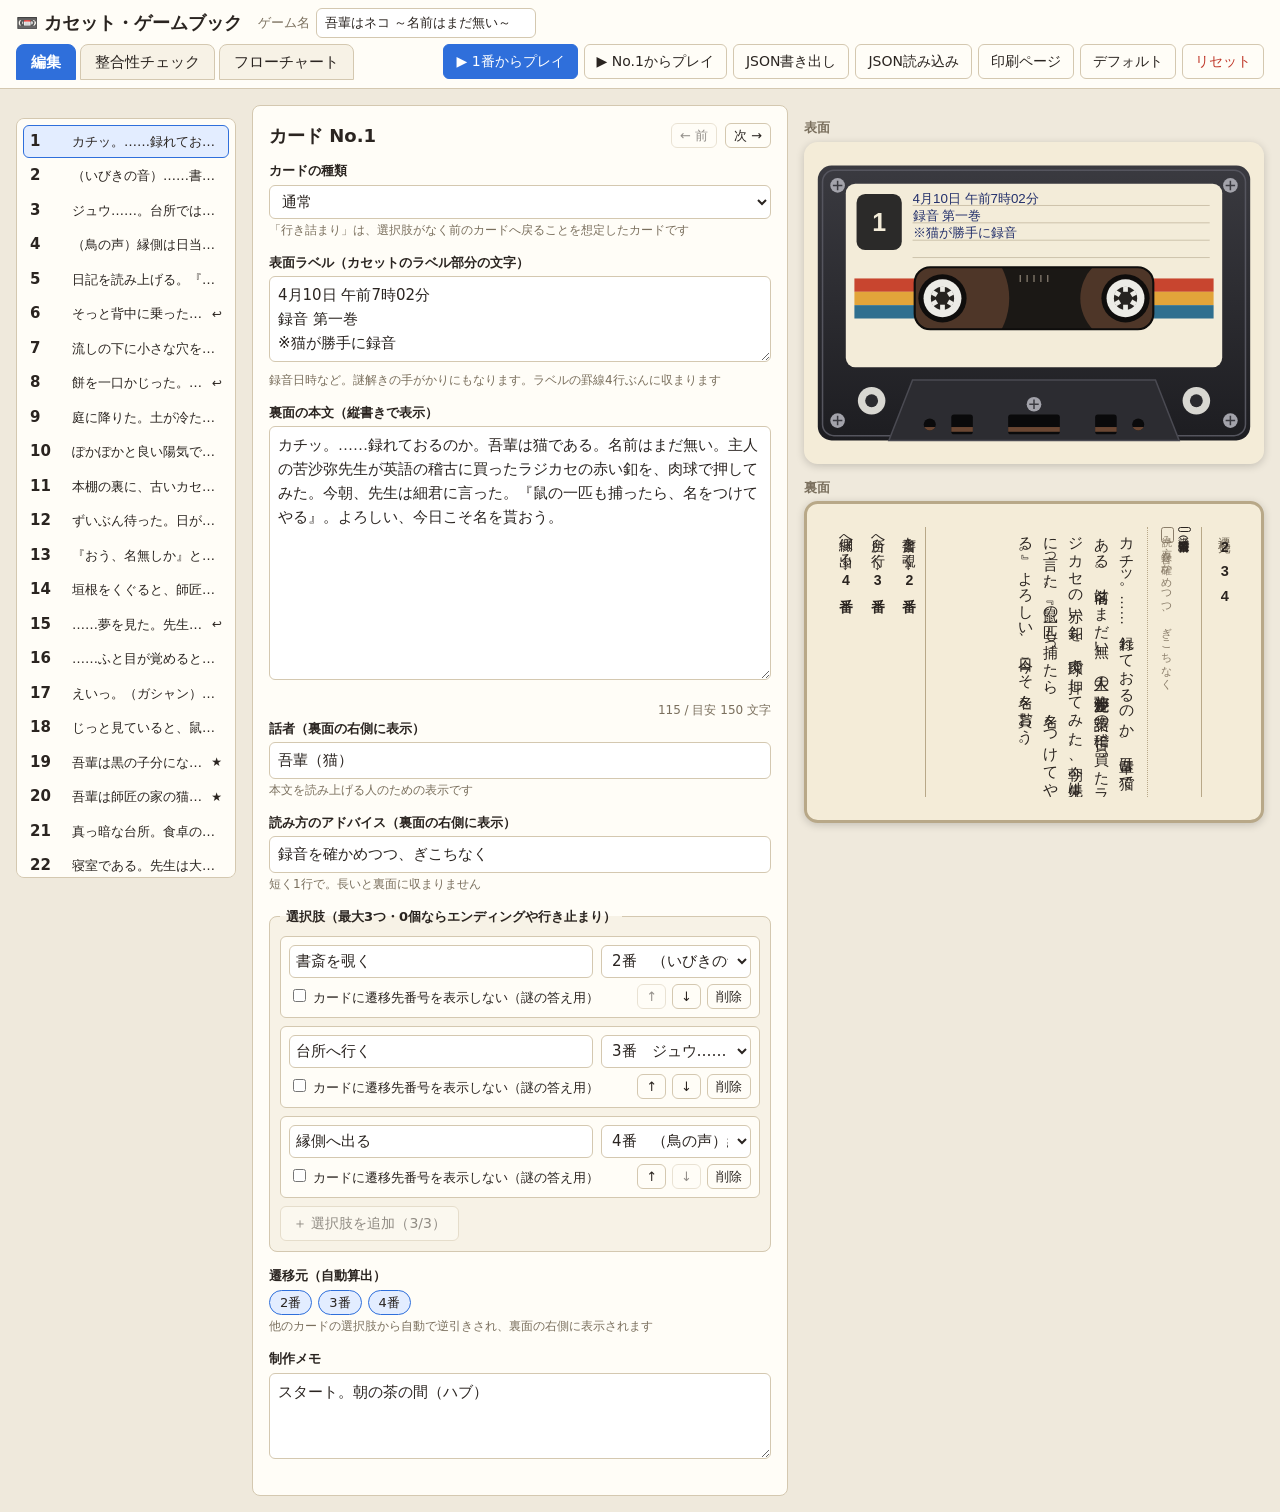
<file: index.html>
<!doctype html>
<html lang="ja">
<head>
  <meta charset="utf-8">
  <meta name="viewport" content="width=device-width, initial-scale=1">
  <title>カセット・ゲームブック デザイナー</title>
  <link rel="stylesheet" href="css/card.css">
  <link rel="stylesheet" href="css/style.css">
</head>
<body>
  <header class="app-header">
    <div class="app-header__row">
      <h1 class="app-title">📼 カセット・ゲームブック</h1>
      <label class="title-field">ゲーム名
        <input type="text" id="game-title" maxlength="60">
      </label>
      <span id="save-status" class="save-status" role="status" aria-live="polite"></span>
    </div>
    <div class="app-header__row">
      <nav class="tabs" aria-label="画面切り替え">
        <button type="button" class="tab" data-tab="edit">編集</button>
        <button type="button" class="tab" data-tab="validate">整合性チェック <span id="issue-badge" class="badge" hidden></span></button>
        <button type="button" class="tab" data-tab="flow">フローチャート</button>
      </nav>
      <div class="actions">
        <button type="button" id="btn-play" class="btn btn-primary">▶ 1番からプレイ</button>
        <button type="button" id="btn-play-here" class="btn">表示中のカードからプレイ</button>
        <button type="button" id="btn-resume" class="btn" hidden>続きからプレイ</button>
        <button type="button" id="btn-export" class="btn">JSON書き出し</button>
        <button type="button" id="btn-import" class="btn">JSON読み込み</button>
        <a class="btn" href="print.html" target="_blank" rel="noopener">印刷ページ</a>
        <button type="button" id="btn-default" class="btn">デフォルト</button>
        <button type="button" id="btn-clear" class="btn btn-danger">リセット</button>
      </div>
    </div>
    <p id="app-message" class="app-message" role="alert" hidden></p>
  </header>

  <main class="app-main">
    <section id="panel-edit" class="panel panel-edit" data-panel="edit">
      <aside class="card-list" id="card-list" aria-label="カード一覧"></aside>
      <div class="editor-form" id="editor-form"></div>
      <div class="live-preview" id="live-preview" aria-label="カードのプレビュー"></div>
    </section>

    <section id="panel-validate" class="panel" data-panel="validate" hidden>
      <div id="validate-view" class="validate-view"></div>
    </section>

    <section id="panel-flow" class="panel" data-panel="flow" hidden>
      <div class="flow-toolbar">
        <p class="flow-help">1番からの手数ごとに列を分けています。前の列へ戻る遷移は矢印を省き、ノード右上に「↩番号」で示します（ノードにマウスを乗せると表示）。破線は「番号を伏せる」選択肢です。クリックで編集へ。</p>
        <label class="flow-option"><input type="checkbox" id="flow-show-back"> 戻る矢印もすべて表示</label>
      </div>
      <div id="flow-view" class="flow-view"></div>
    </section>
  </main>

  <!-- プレイテスト（スライドショー） -->
  <div id="play-overlay" class="play-overlay" hidden role="dialog" aria-modal="true" aria-label="プレイテスト">
    <div class="play-bar">
      <strong id="play-position" class="play-position"></strong>
      <button type="button" id="play-back" class="btn">← 戻る</button>
      <button type="button" id="play-flip" class="btn btn-primary">裏返す</button>
      <label class="play-jump">番号へ移動
        <input type="number" id="play-jump-input" inputmode="numeric">
      </label>
      <button type="button" id="play-jump" class="btn">移動</button>
      <button type="button" id="play-restart" class="btn">最初から</button>
      <button type="button" id="play-fullscreen" class="btn">全画面</button>
      <button type="button" id="play-exit" class="btn">終了 (Esc)</button>
    </div>
    <p id="play-message" class="play-message" role="status"></p>
    <div id="play-stage" class="play-stage"></div>
    <form id="play-answer" class="play-answer" hidden>
      <label id="play-answer-label">遷移先の番号を入力してください
        <input type="number" id="play-answer-input" inputmode="numeric">
      </label>
      <button type="submit" class="btn btn-primary">決定</button>
      <button type="button" id="play-answer-cancel" class="btn">キャンセル</button>
      <span id="play-answer-hint" class="play-answer-hint"></span>
    </form>
    <p id="play-history" class="play-history"></p>
  </div>

  <input type="file" id="import-file" accept="application/json,.json" hidden>
  <script type="module" src="js/main.js"></script>
</body>
</html>
</file>
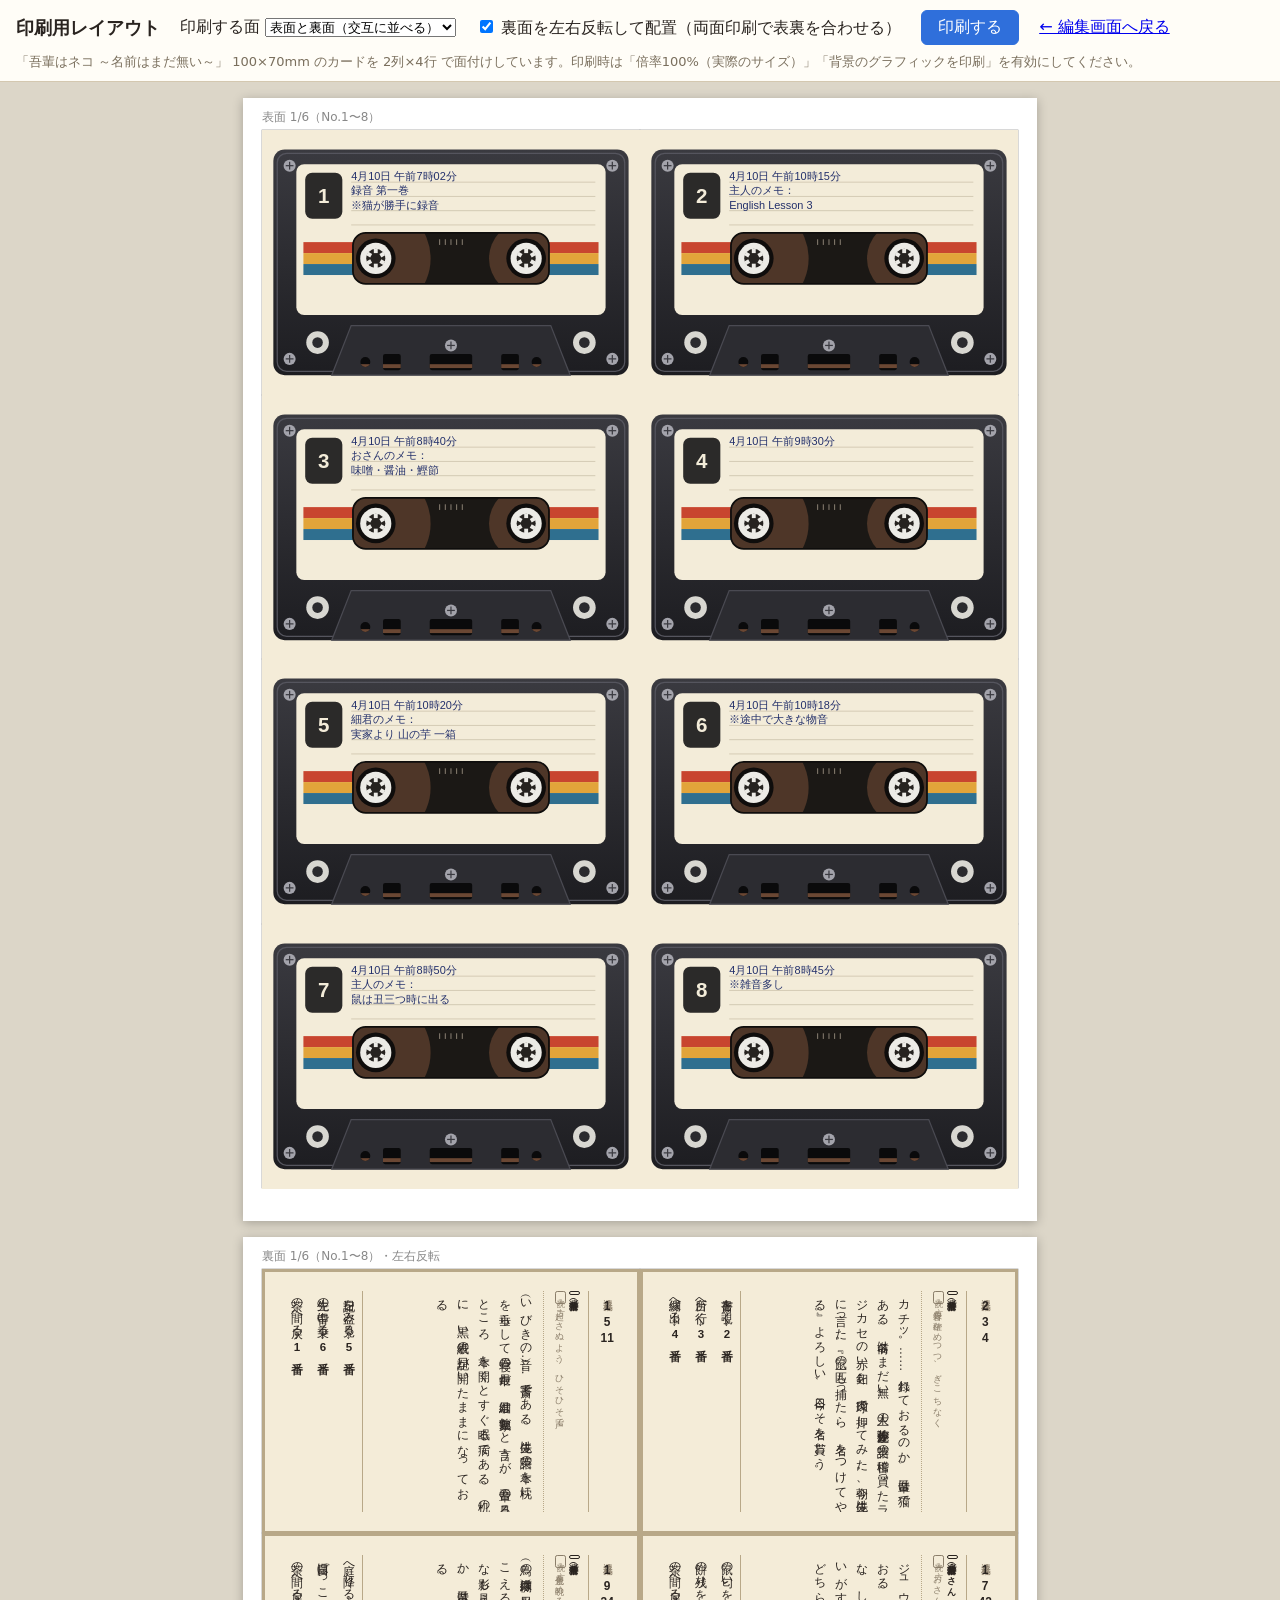
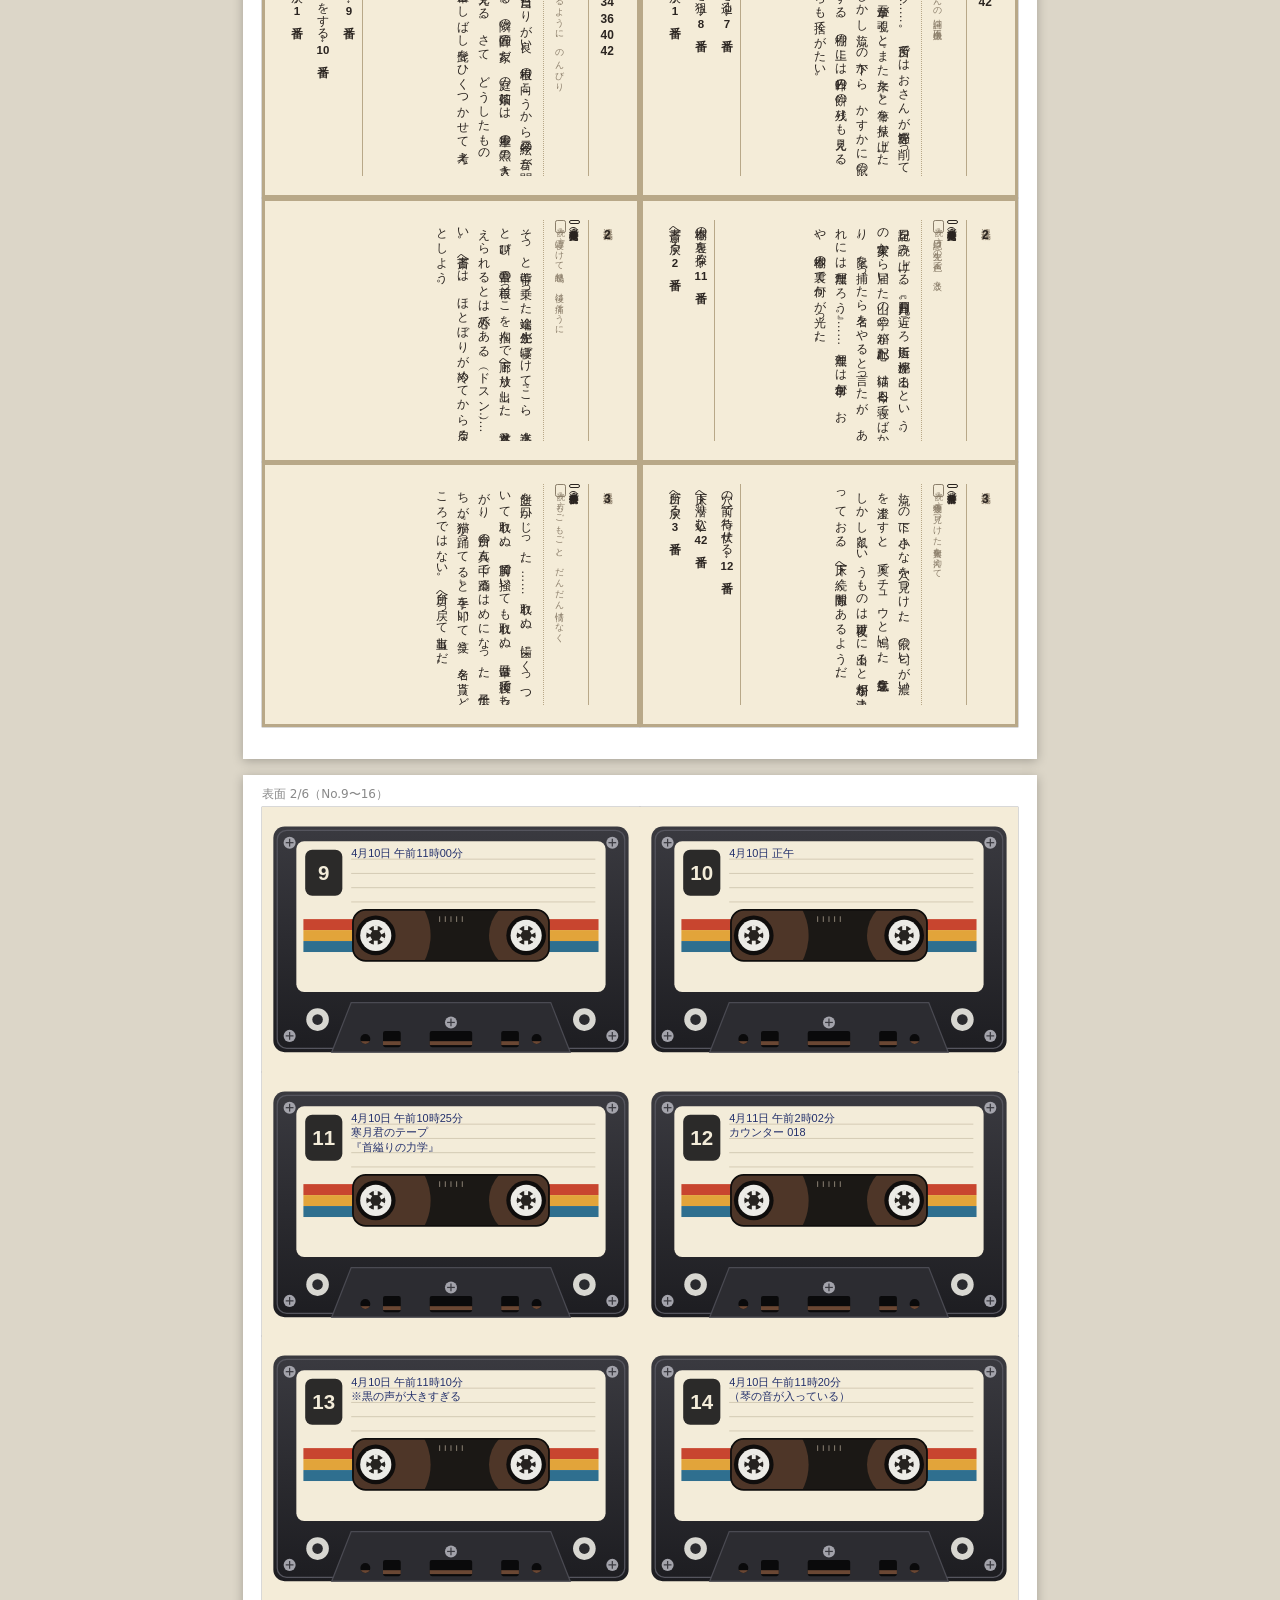
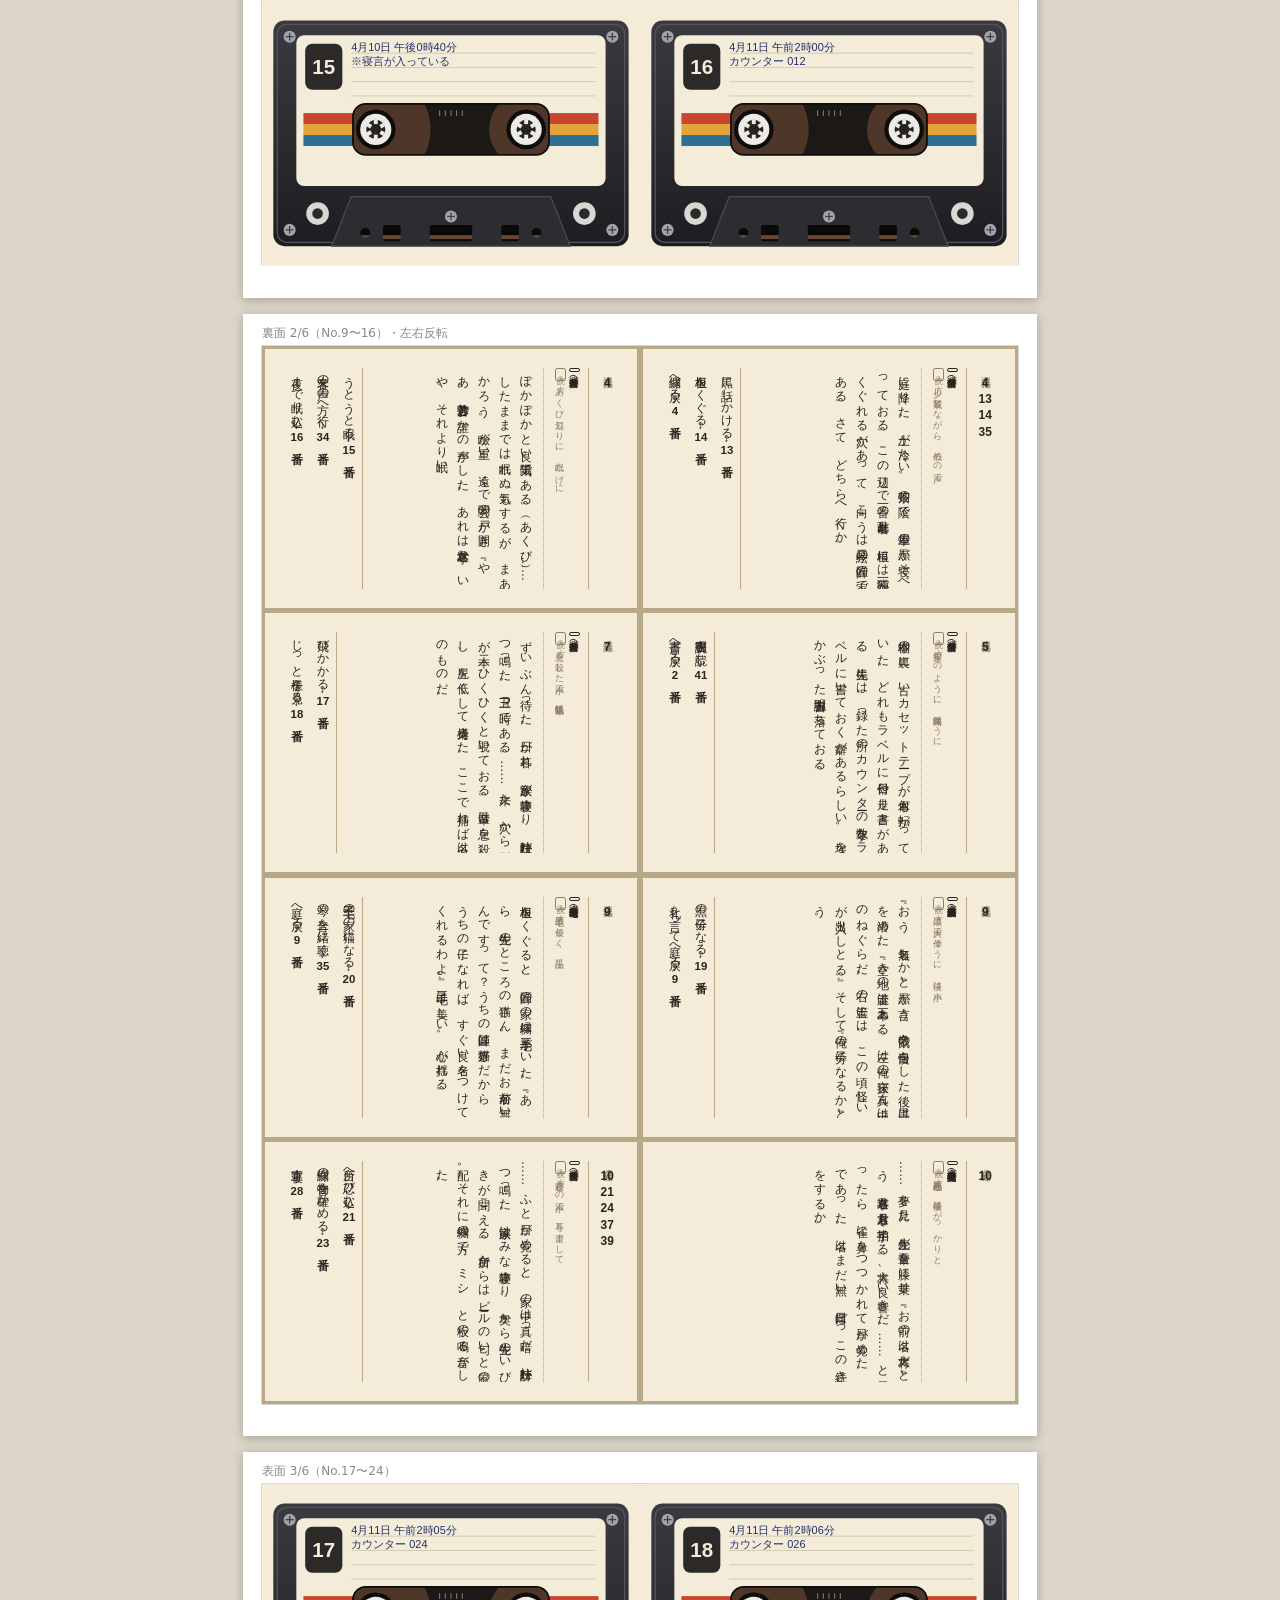
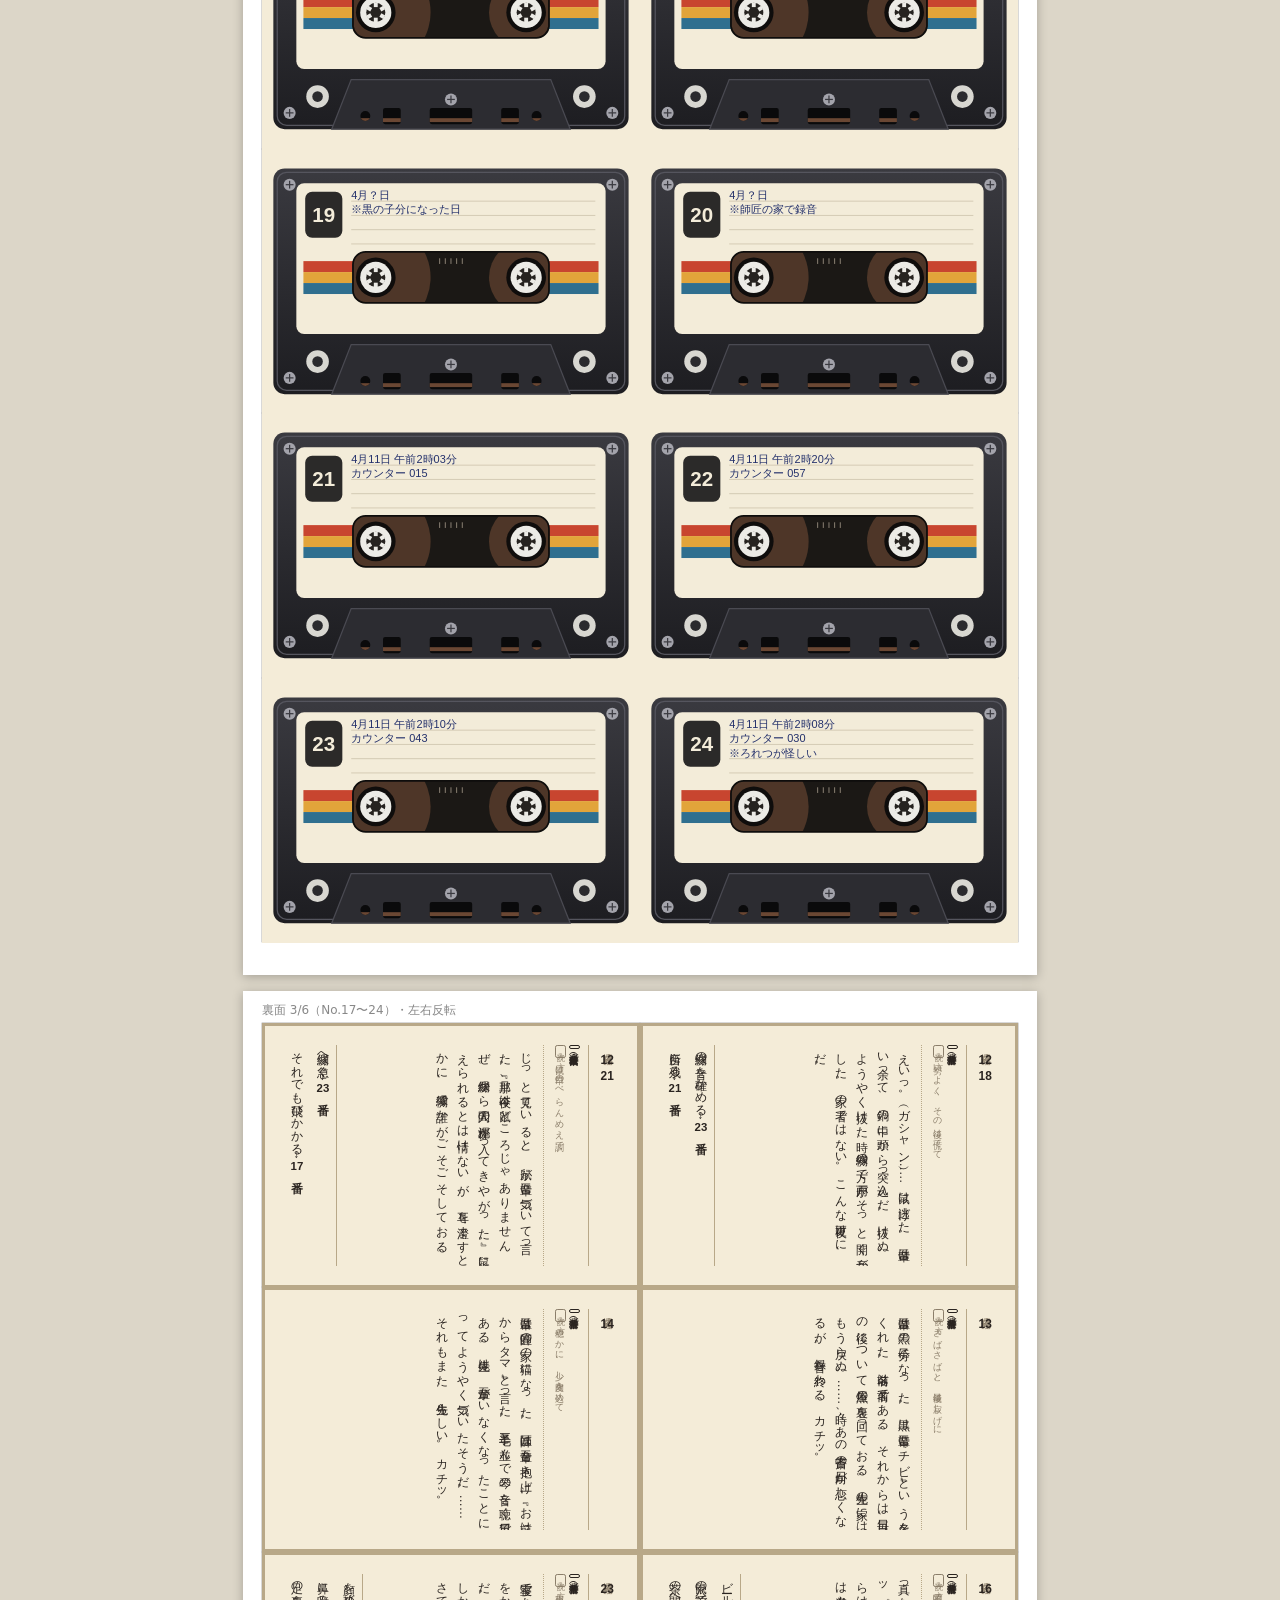
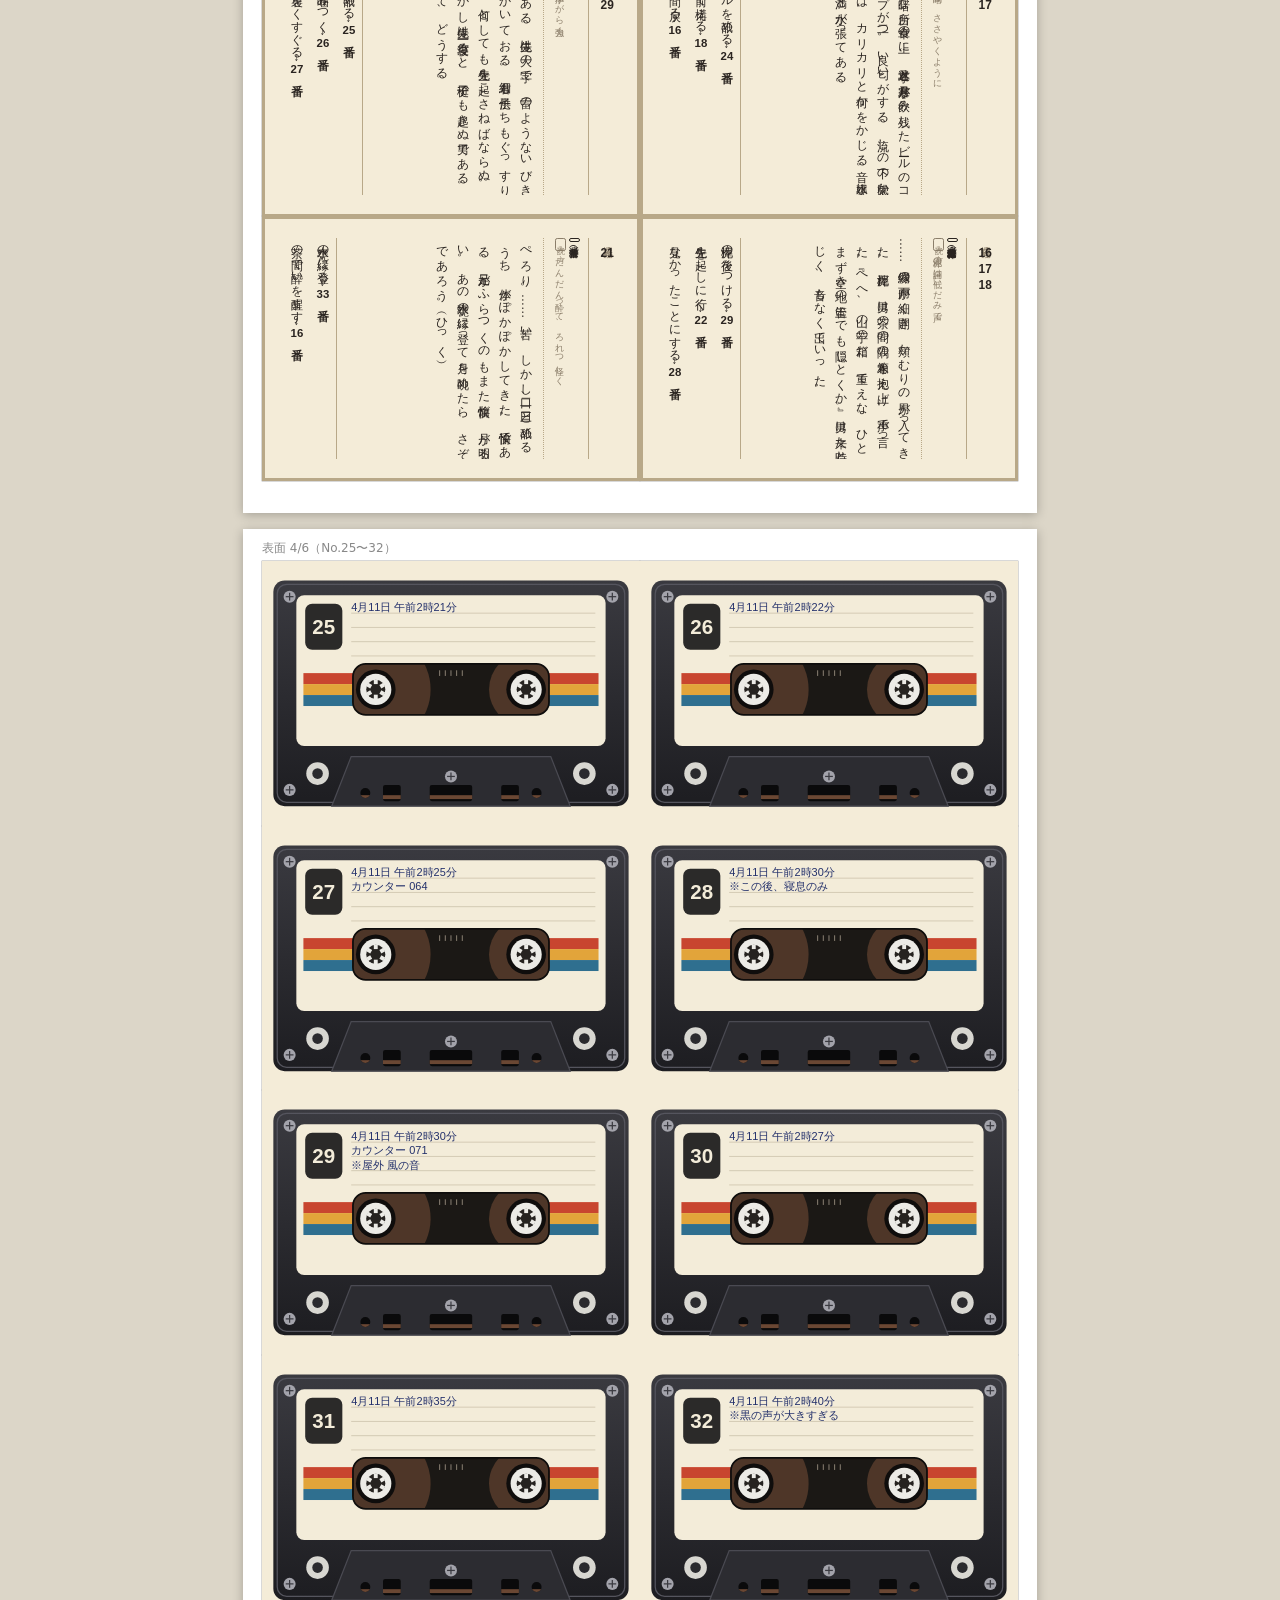
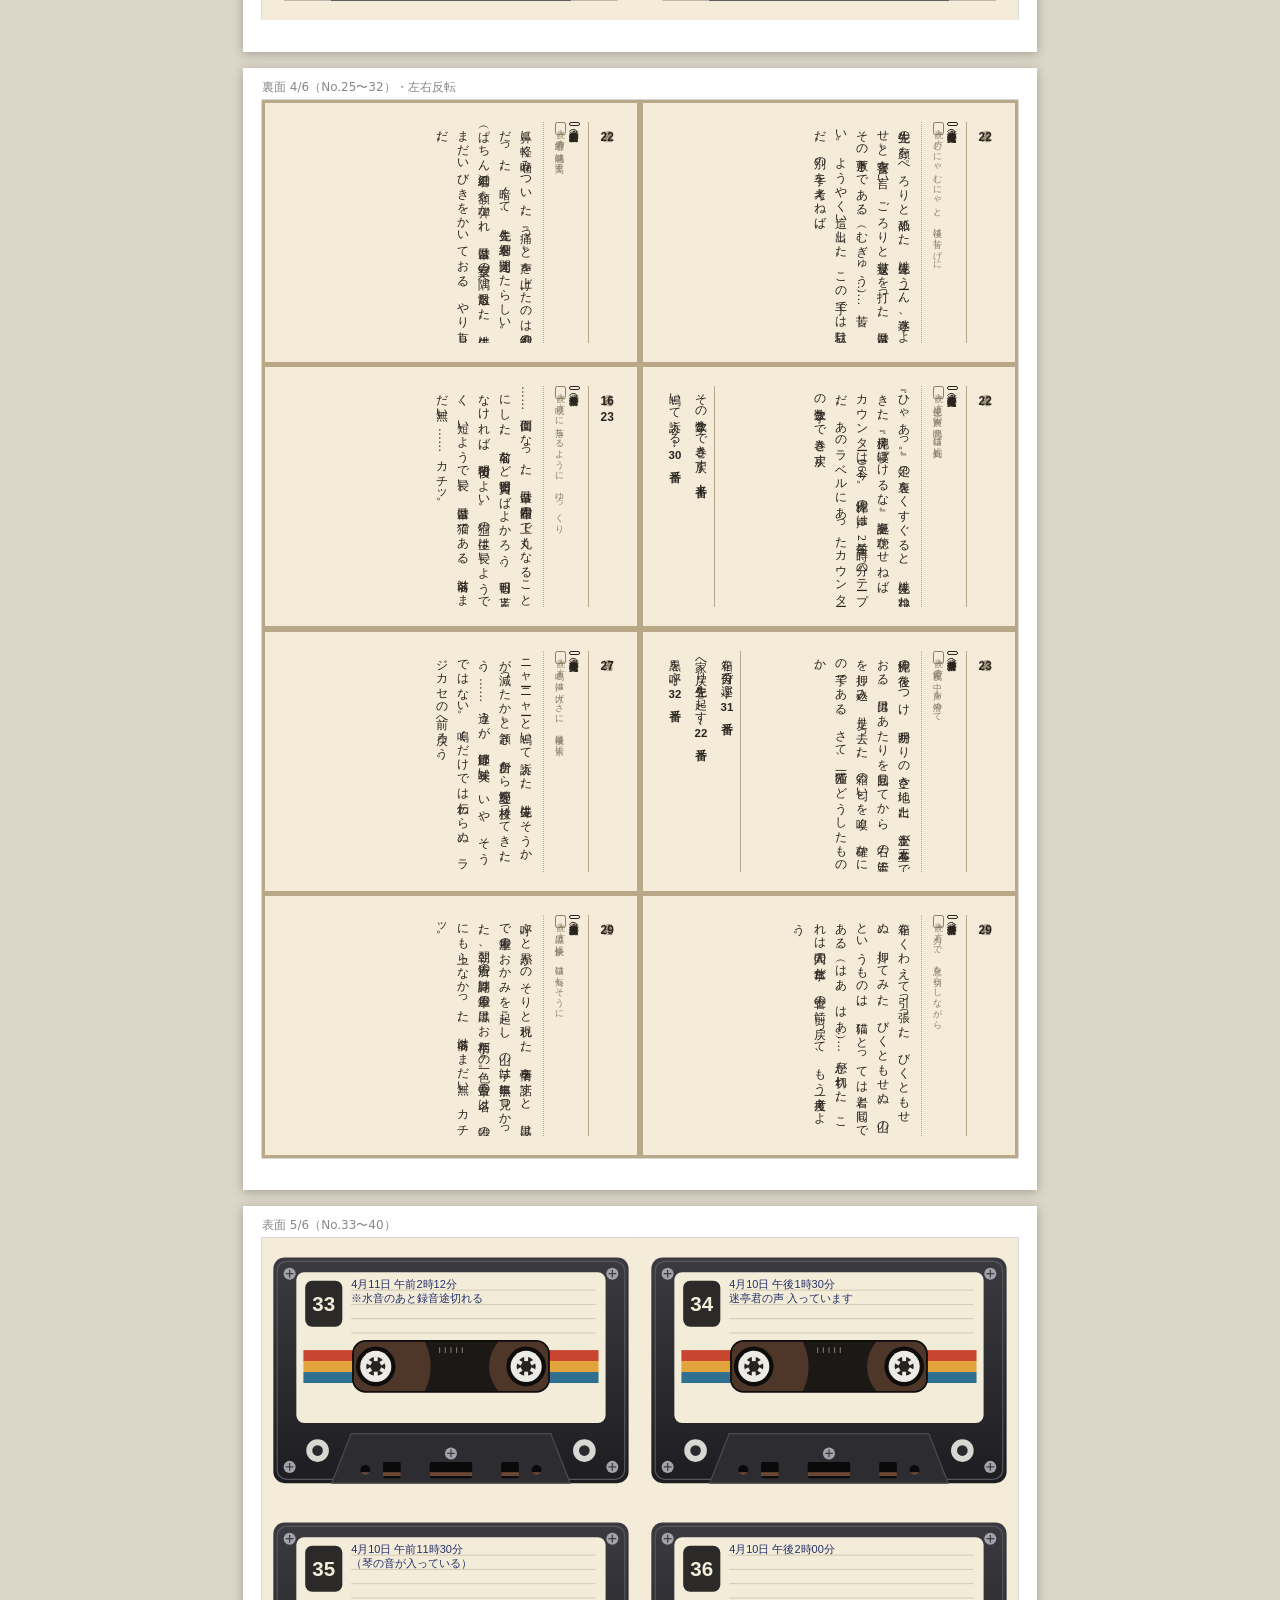
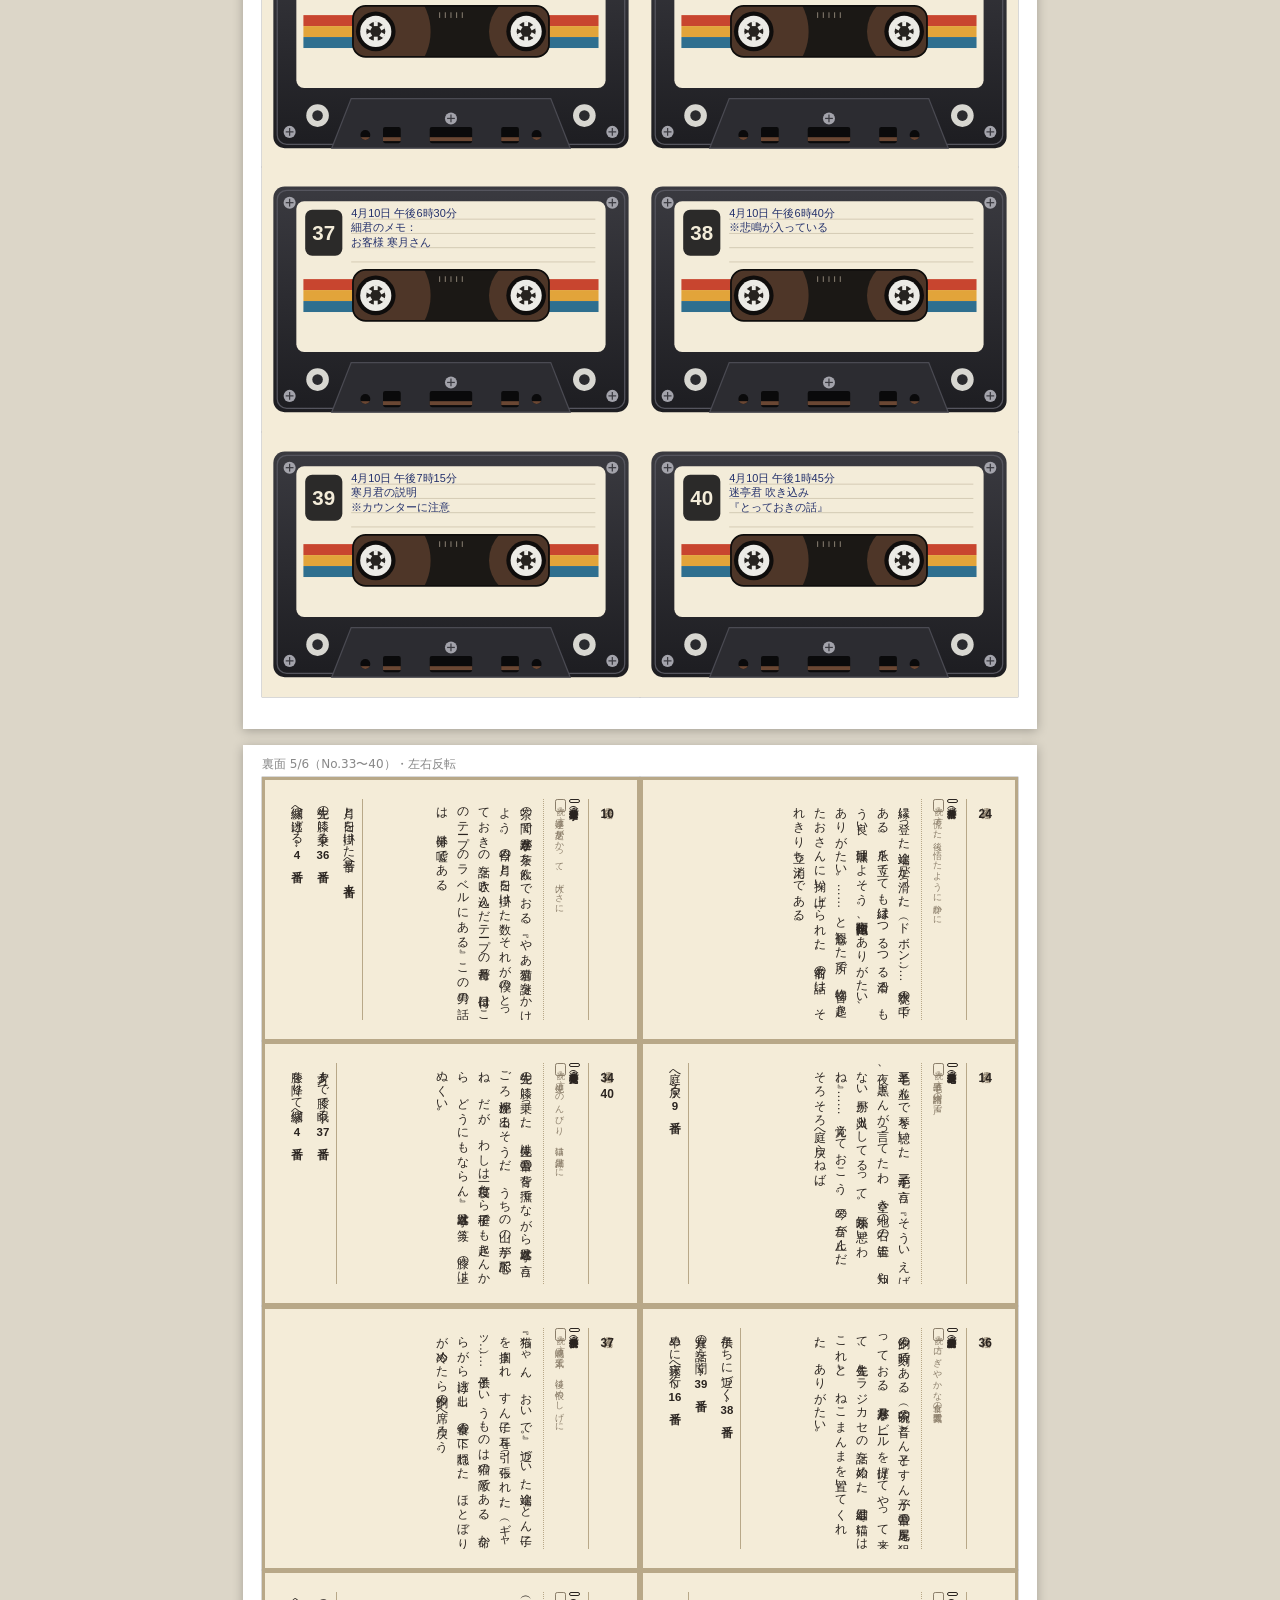
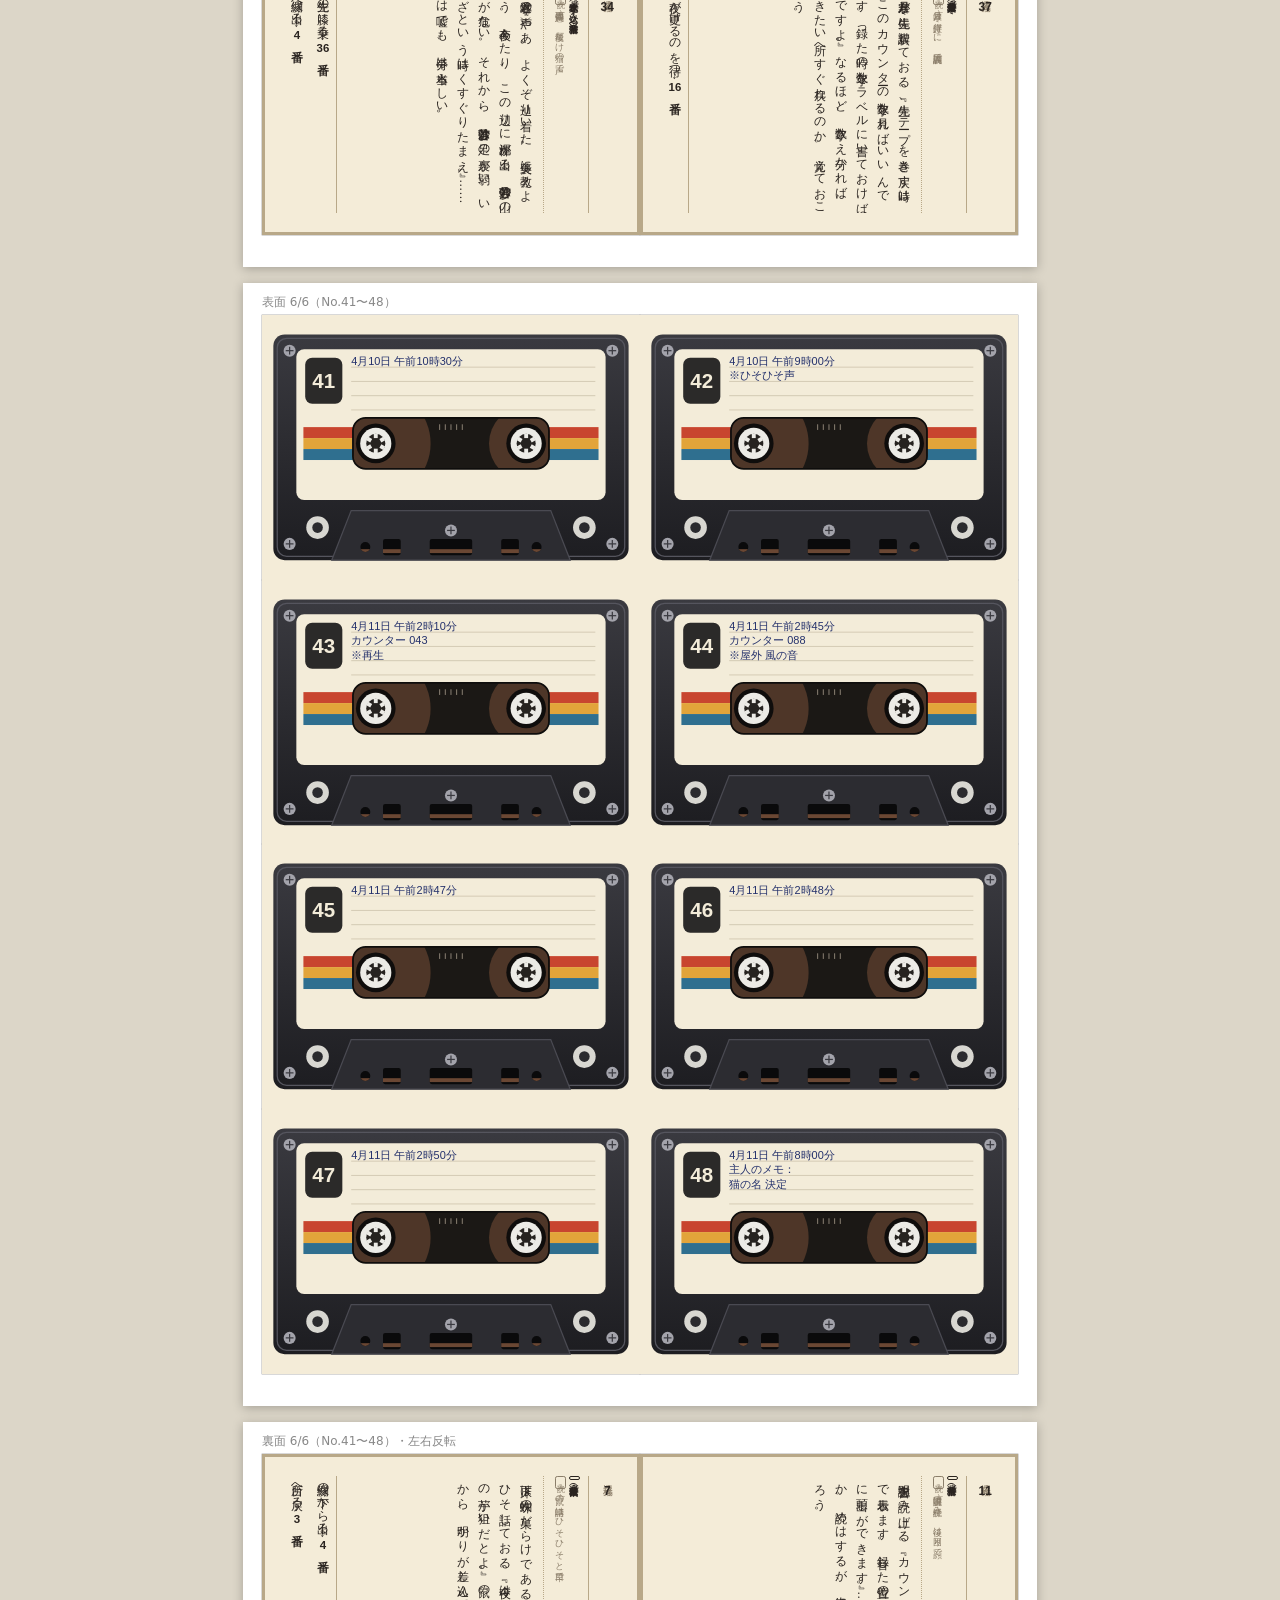
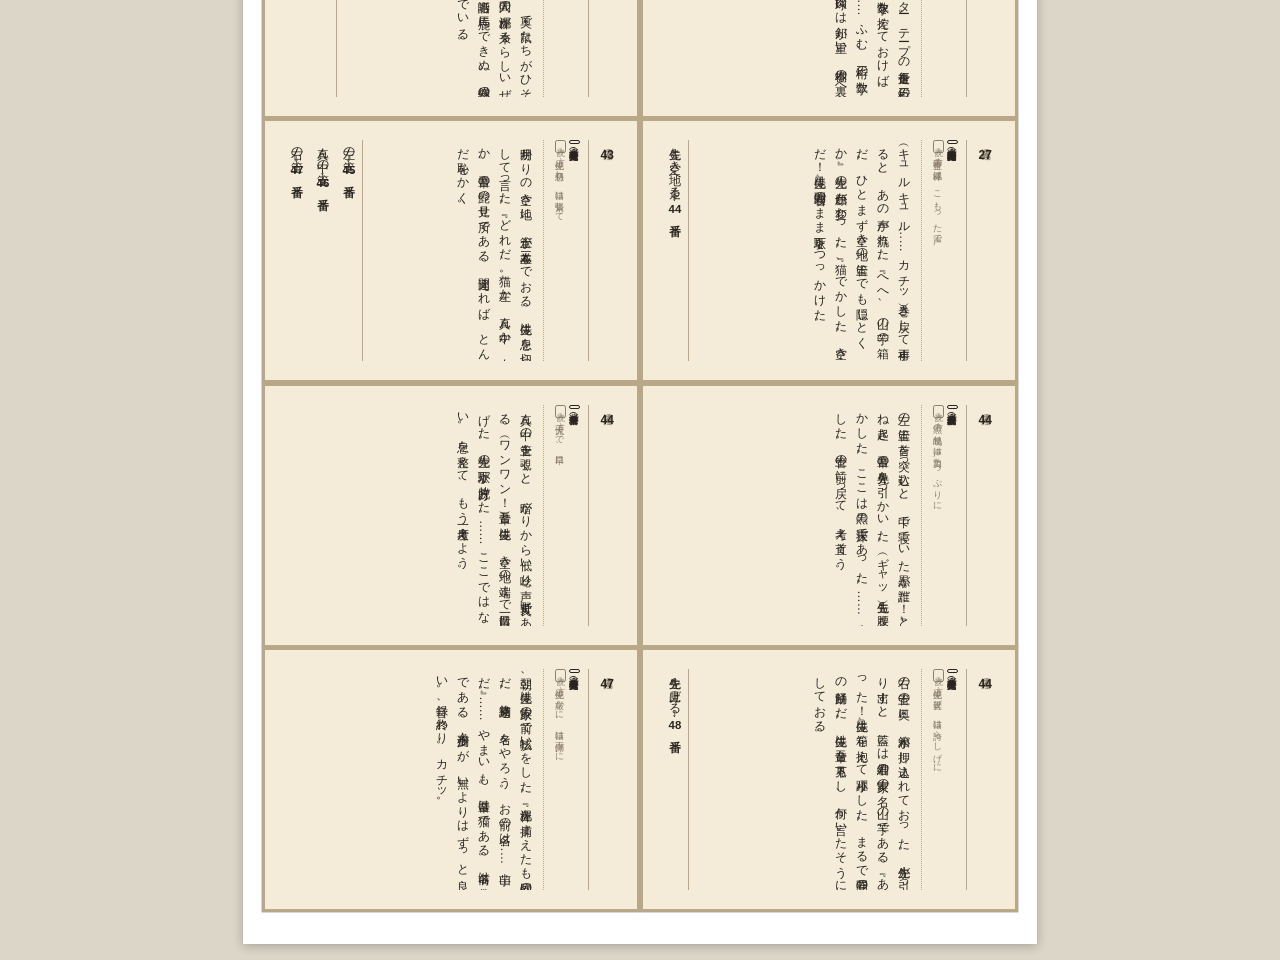
<file: print.html>
<!doctype html>
<html lang="ja">
<head>
  <meta charset="utf-8">
  <meta name="viewport" content="width=device-width, initial-scale=1">
  <title>印刷 | カセット・ゲームブック デザイナー</title>
  <link rel="stylesheet" href="css/card.css">
  <link rel="stylesheet" href="css/print.css">
</head>
<body>
  <header class="print-controls">
    <h1>印刷用レイアウト</h1>
    <label>印刷する面
      <select id="opt-mode">
        <option value="both">表面と裏面（交互に並べる）</option>
        <option value="front">表面のみ</option>
        <option value="back">裏面のみ</option>
      </select>
    </label>
    <label>
      <input type="checkbox" id="opt-mirror" checked>
      裏面を左右反転して配置（両面印刷で表裏を合わせる）
    </label>
    <button type="button" id="btn-print">印刷する</button>
    <a href="index.html">← 編集画面へ戻る</a>
    <p id="print-note" class="print-note"></p>
  </header>
  <main id="sheets"></main>
  <script type="module" src="js/print.js"></script>
</body>
</html>
</file>
<file: css/card.css>
/* カードの見た目（エディタ・プレイ・印刷で共有）。
   文字サイズ・余白は cqw（カード幅の1%）単位なので、カードを拡大縮小しても比率が保たれる。
   見た目の調整はまずこの :root の変数を触る。 */
:root {
  /* 寸法は js/config.js の CARD_SIZE_MM から applyCardGeometry() が上書きする */
  --card-aspect: 100 / 70;
  --card-aspect-num: 1.428571;
  --card-radius: 3% / 4.2%;

  /* 配色 */
  --card-paper: #f4ecd8;
  --card-ink: #2a2420;
  --card-rule: #b8a888;
  --card-muted: #8b7e6a;
  --card-warning: #c0392b;

  /* カセット絵（形状は js/card-render.js の CASSETTE_LAYOUT） */
  --cassette-shell-top: #3a3a40;
  --cassette-shell-bottom: #1d1d21;
  --cassette-rim: #55555e;
  --cassette-label: #f3ecd9;
  --cassette-label-rule: #c2b79f;
  --cassette-stripe-1: #c8452f;
  --cassette-stripe-2: #e2a43a;
  --cassette-stripe-3: #2f6f8f;
  --cassette-badge: #2b2a29;
  --cassette-number: #f3ecd9;
  --cassette-window: #1b1815;
  --cassette-window-frame: #0e0d0c;
  --cassette-window-tick: #9a8f80;
  --cassette-tape: #4e3628;
  --cassette-hub-hole: #0f0d0c;
  --cassette-hub: #ecebe6;
  --cassette-hub-inner: #262320;
  --cassette-bottom: #2c2c31;
  --cassette-bottom-edge: #4a4a52;
  --cassette-hole: #0a0a0b;
  --cassette-tape-strip: #6a4733;
  --cassette-guide: #d8d7d1;
  --cassette-guide-inner: #2a2a2e;
  --cassette-screw: #a3a3ab;
  --cassette-screw-slot: #3a3a40;
  --label-ink: #23306b; /* ラベルに書かれた文字（ペン書き風の紺） */

  /* フォント */
  --card-font: 'Hiragino Mincho ProN', 'Yu Mincho', 'YuMincho', 'Noto Serif JP', serif;
  --card-label-font: 'Hiragino Kaku Gothic ProN', 'Yu Gothic', 'Noto Sans JP', sans-serif;

  /* 裏面 */
  --back-padding-y: 5cqw;
  --back-padding-x: 4cqw;
  --back-gap: 2cqw;
  --back-sources-width: 8cqw;
  --back-sources-size: 3.2cqw;
  --back-reading-width: 8.6cqw; /* 話者・読み方の欄（小さい文字で2列ぶん＋端数で溢れないための余裕） */
  --back-reading-size: 2.5cqw;
  --back-body-size: 3.2cqw;
  --back-body-line-height: 1.75;
  --back-choice-size: 3.1cqw;
  --back-choice-width: 7cqw;
}

.card {
  position: relative;
  width: 100%;
  aspect-ratio: var(--card-aspect);
  container-type: inline-size;
  box-sizing: border-box;
  overflow: hidden;
  border-radius: var(--card-radius);
  background: var(--card-paper);
  color: var(--card-ink);
  font-family: var(--card-font);
  -webkit-print-color-adjust: exact;
  print-color-adjust: exact;
}

/* ── 表面 ───────────────────────────────────── */
.cassette-svg {
  position: absolute;
  inset: 0;
  width: 100%;
  height: 100%;
  display: block;
}
.cassette-shell-stop-top { stop-color: var(--cassette-shell-top); }
.cassette-shell-stop-bottom { stop-color: var(--cassette-shell-bottom); }
.cassette-rim { fill: none; stroke: var(--cassette-rim); stroke-width: 0.35; }
.cassette-label { fill: var(--cassette-label); }
.cassette-label-rule { stroke: var(--cassette-label-rule); stroke-width: 0.18; }
.cassette-stripe-1 { fill: var(--cassette-stripe-1); }
.cassette-stripe-2 { fill: var(--cassette-stripe-2); }
.cassette-stripe-3 { fill: var(--cassette-stripe-3); }
.cassette-badge { fill: var(--cassette-badge); }
.cassette-number {
  fill: var(--cassette-number);
  font-family: var(--card-label-font);
  font-weight: 800;
}
.cassette-window { fill: var(--cassette-window); }
.cassette-window-frame { fill: none; stroke: var(--cassette-window-frame); stroke-width: 0.5; }
.cassette-window-tick { stroke: var(--cassette-window-tick); stroke-width: 0.25; }
.cassette-tape { fill: var(--cassette-tape); }
.cassette-hub-hole { fill: var(--cassette-hub-hole); }
.cassette-hub { fill: var(--cassette-hub); }
.cassette-hub-inner { fill: var(--cassette-hub-inner); }
.cassette-bottom { fill: var(--cassette-bottom); stroke: var(--cassette-bottom-edge); stroke-width: 0.35; }
.cassette-hole { fill: var(--cassette-hole); }
.cassette-tape-strip { fill: var(--cassette-tape-strip); }
.cassette-guide { fill: var(--cassette-guide); }
.cassette-guide-inner { fill: var(--cassette-guide-inner); }
.cassette-screw { fill: var(--cassette-screw); }
.cassette-screw-slot { stroke: var(--cassette-screw-slot); stroke-width: 0.35; }

/* ラベル文字。位置・文字サイズ・行の高さは記入欄の罫線に合わせて card-render.js が設定する */
.front-label-text {
  position: absolute;
  box-sizing: border-box;
  overflow: hidden;
  white-space: pre-wrap;
  overflow-wrap: anywhere;
  font-family: var(--card-label-font);
  color: var(--label-ink);
}

/* ── 裏面 ───────────────────────────────────── */
.card-back {
  border: 0.3cqw solid var(--card-rule);
}
/* 右・左の列の幅（--back-*-width）は文字を並べる中身の幅として扱う。
   ページ側の「* { box-sizing: border-box }」の有無で余白・罫線のぶん中身が狭まらないよう、ここで固定する */
.back-sources,
.back-reading,
.back-choices {
  box-sizing: content-box;
}
.back-inner {
  position: absolute;
  inset: 0;
  box-sizing: border-box;
  display: flex;
  flex-direction: row-reverse; /* DOM順（遷移元→本文→選択肢）を右から左へ並べる */
  gap: var(--back-gap);
  padding: var(--back-padding-y) var(--back-padding-x);
}

/* 右: 遷移元 */
.back-sources {
  flex: 0 0 var(--back-sources-width);
  display: flex;
  flex-direction: column;
  align-items: center;
  overflow: hidden;
  font-size: var(--back-sources-size);
  font-family: var(--card-label-font);
  border-left: 0.2cqw solid var(--card-rule);
  padding-left: calc(var(--back-gap) / 2);
}
.back-sources-title {
  margin: 0 0 1cqw;
  writing-mode: vertical-rl;
  font-size: 0.85em;
  font-weight: 400;
  color: var(--card-muted);
  letter-spacing: 0.15em;
}
.back-sources-list {
  margin: 0;
  padding: 0;
  list-style: none;
  display: flex;
  flex-direction: column;
  align-items: center;
  gap: 0.6cqw;
}
.back-source {
  font-variant-numeric: tabular-nums;
  font-weight: 700;
}

/* 右: 話者と読み方のアドバイス（1項目につき1列） */
.back-reading {
  flex: 0 0 var(--back-reading-width);
  min-width: 0;
  overflow: hidden;
  writing-mode: vertical-rl;
  text-orientation: mixed;
  font-family: var(--card-label-font);
  font-size: var(--back-reading-size);
  line-height: 1.5;
  color: var(--card-muted);
  border-left: 0.2cqw dotted var(--card-rule);
  padding-left: calc(var(--back-gap) / 2);
}
.back-reading:empty {
  display: none;
}
.back-reading p {
  margin: 0;
}
.back-reading-speaker {
  color: var(--card-ink);
  font-weight: 700;
}
.back-reading-title {
  margin-block-end: 0.6em;
  padding: 0.15em 0;
  border: 0.15cqw solid currentColor;
  border-radius: 0.6cqw;
  font-weight: 400;
  font-size: 0.85em;
}

/* 中央: 本文（縦書き） */
.back-body {
  flex: 1 1 0;
  min-width: 0;
  overflow: hidden;
  writing-mode: vertical-rl;
  text-orientation: mixed;
  text-combine-upright: digits 2;
  font-size: var(--back-body-size);
  line-height: var(--back-body-line-height);
  letter-spacing: 0.04em;
}
.back-body-line {
  margin: 0;
  white-space: pre-wrap;
}

/* 左: 選択肢（1つにつき1列。--choice-count 列ぶんの幅を確保） */
.back-choices {
  flex: 0 0 calc(var(--choice-count, 0) * var(--back-choice-width));
  min-width: 0;
  overflow: hidden;
  writing-mode: vertical-rl;
  text-orientation: mixed;
  font-size: var(--back-choice-size);
  line-height: 1.6;
  border-right: 0.2cqw solid var(--card-rule);
  padding-right: calc(var(--back-gap) / 2);
  font-family: var(--card-label-font);
}
.back-choices:empty {
  display: none;
}
.back-choice {
  display: block;
  margin: 0 0 0 calc(var(--back-choice-width) - 1.6 * var(--back-choice-size));
  padding: 0;
  border: 0;
  background: none;
  color: inherit;
  font: inherit;
  writing-mode: inherit;
  text-align: start;
}
button.back-choice {
  cursor: pointer;
}
.back-choice-text.is-placeholder,
.back-choice-unset {
  color: var(--card-muted);
}
.back-choice-arrow {
  margin-block: 0.4em;
}
.back-choice-target {
  font-weight: 700;
}
.tcy {
  text-combine-upright: all;
}

/* 編集・プレイ時の操作要素 */
button.back-source {
  border: 0;
  background: none;
  color: inherit;
  font: inherit;
  font-weight: 700;
  padding: 0 0.4cqw;
  cursor: pointer;
  border-bottom: 0.2cqw solid var(--card-rule);
}
button.back-choice:hover,
button.back-source:hover {
  background: rgba(0, 0, 0, 0.07);
}
button.back-choice:focus-visible,
button.back-source:focus-visible {
  outline: 0.4cqw solid #2f6fdb;
}

/* 文字がはみ出しているときの警告表示（エディタのみ） */
.card.is-overflow {
  outline: 0.6cqw solid var(--card-warning);
  outline-offset: -0.6cqw;
}
</file>
<file: css/style.css>
/* アプリ全体のスタイル。配色などの調整値は :root の変数に集約。 */
:root {
  --bg: #efe9dc;
  --surface: #fffdf7;
  --surface-sub: #f7f2e6;
  --text: #2a2420;
  --text-muted: #7a6f5d;
  --border: #d4c8b0;
  --accent: #2f6fdb;
  --accent-text: #ffffff;
  --danger: #c0392b;
  --warning-bg: #fff1d6;
  --error-bg: #fde3e0;
  --info-bg: #eef1f5;
  --ok: #2e7d4f;

  --node-normal: #ffffff;
  --node-dead-end: #fff1d6;
  --node-ending: #dff3e4;
  --node-unreachable: #ececec;
  --edge: #6c6558;
  --edge-active: #2f6fdb;

  --gutter: 16px;
  --font-ui: system-ui, -apple-system, 'Hiragino Kaku Gothic ProN', 'Yu Gothic', 'Noto Sans JP', sans-serif;
}

* { box-sizing: border-box; }

body {
  margin: 0;
  background: var(--bg);
  color: var(--text);
  font-family: var(--font-ui);
  font-size: 15px;
  line-height: 1.5;
}

button, input, select, textarea { font: inherit; color: inherit; }
button { cursor: pointer; }
button:disabled { cursor: not-allowed; opacity: 0.5; }
[hidden] { display: none !important; }

/* ── ヘッダー ─────────────────────────────── */
.app-header {
  position: sticky;
  top: 0;
  z-index: 10;
  background: var(--surface);
  border-bottom: 1px solid var(--border);
  padding: 8px var(--gutter);
}
.app-header__row {
  display: flex;
  flex-wrap: wrap;
  align-items: center;
  gap: 8px 16px;
}
.app-header__row + .app-header__row { margin-top: 6px; }
.app-title { margin: 0; font-size: 18px; }
.title-field { display: flex; align-items: center; gap: 6px; font-size: 13px; color: var(--text-muted); }
.title-field input { width: 220px; padding: 4px 8px; border: 1px solid var(--border); border-radius: 6px; background: #fff; color: var(--text); }
.save-status { margin-left: auto; font-size: 13px; color: var(--text-muted); }
.save-status.is-error { color: var(--danger); font-weight: 700; }
.app-message { margin: 6px 0 0; padding: 6px 10px; border-radius: 6px; background: var(--warning-bg); font-size: 13px; white-space: pre-line; }

.tabs { display: flex; gap: 4px; }
.tab {
  padding: 6px 14px;
  border: 1px solid var(--border);
  border-radius: 8px 8px 0 0;
  background: var(--surface-sub);
}
.tab.is-active { background: var(--accent); border-color: var(--accent); color: var(--accent-text); font-weight: 700; }
.badge {
  display: inline-block;
  min-width: 1.4em;
  padding: 0 6px;
  border-radius: 999px;
  background: var(--danger);
  color: #fff;
  font-size: 12px;
  text-align: center;
}

.actions { display: flex; flex-wrap: wrap; gap: 6px; margin-left: auto; }
.btn {
  display: inline-block;
  padding: 6px 12px;
  border: 1px solid var(--border);
  border-radius: 6px;
  background: var(--surface);
  color: var(--text);
  text-decoration: none;
  font-size: 14px;
}
.btn:hover:not(:disabled) { background: var(--surface-sub); }
.btn-primary { background: var(--accent); border-color: var(--accent); color: var(--accent-text); }
.btn-primary:hover:not(:disabled) { background: #2559b0; }
.btn-danger { color: var(--danger); }
.btn-small { padding: 2px 8px; font-size: 13px; }

/* ── 編集画面 ─────────────────────────────── */
.app-main { padding: var(--gutter); }
.panel-edit {
  display: grid;
  grid-template-columns: 220px minmax(300px, 1fr) minmax(300px, 460px);
  gap: var(--gutter);
  align-items: start;
}

.card-list {
  position: sticky;
  top: 118px;
  max-height: calc(100vh - 140px);
  overflow-y: auto;
  display: flex;
  flex-direction: column;
  gap: 2px;
  padding: 6px;
  background: var(--surface);
  border: 1px solid var(--border);
  border-radius: 8px;
}
.card-list-item {
  display: grid;
  grid-template-columns: 2.4em 1fr auto;
  align-items: center;
  gap: 6px;
  width: 100%;
  padding: 4px 6px;
  border: 1px solid transparent;
  border-radius: 6px;
  background: none;
  text-align: left;
}
.card-list-item:hover { background: var(--surface-sub); }
.card-list-item.is-selected { background: #e3edff; border-color: var(--accent); }
.card-list-item .no { font-weight: 700; font-variant-numeric: tabular-nums; }
.card-list-item .snippet { overflow: hidden; text-overflow: ellipsis; white-space: nowrap; font-size: 13px; }
.card-list-item.is-empty .snippet { color: var(--text-muted); }
.card-list-item .tags { display: flex; gap: 4px; font-size: 12px; }
.tag-warning { color: #b26a00; }
.tag-error { color: var(--danger); }

.editor-form {
  padding: var(--gutter);
  background: var(--surface);
  border: 1px solid var(--border);
  border-radius: 8px;
}
.form-head { display: flex; align-items: center; gap: 8px; margin-bottom: 12px; }
.form-head h2 { margin: 0; font-size: 18px; margin-right: auto; }
.field { display: block; margin-bottom: 14px; }
.field__label { display: block; margin-bottom: 4px; font-size: 13px; font-weight: 700; }
.field__hint { margin: 2px 0 0; font-size: 12px; color: var(--text-muted); }
.field textarea, .field input[type='text'], .field select {
  width: 100%;
  padding: 6px 8px;
  border: 1px solid var(--border);
  border-radius: 6px;
  background: #fff;
}
.field textarea { resize: vertical; line-height: 1.6; }
.field textarea.is-body { font-family: 'Hiragino Mincho ProN', 'Yu Mincho', serif; }
.counter { text-align: right; font-size: 12px; color: var(--text-muted); }
.counter.is-over { color: var(--danger); font-weight: 700; }

.choices { margin: 0 0 14px; padding: 10px; border: 1px solid var(--border); border-radius: 8px; background: var(--surface-sub); }
.choices legend { padding: 0 6px; font-size: 13px; font-weight: 700; }
.choice-row {
  display: grid;
  grid-template-columns: 1fr 150px;
  gap: 6px 8px;
  padding: 8px;
  margin-bottom: 8px;
  border: 1px solid var(--border);
  border-radius: 6px;
  background: var(--surface);
}
.choice-row input[type='text'], .choice-row select { width: 100%; padding: 4px 6px; border: 1px solid var(--border); border-radius: 6px; background: #fff; }
.choice-row__tools { grid-column: 1 / -1; display: flex; align-items: center; gap: 6px; font-size: 13px; }
.choice-row__tools .spacer { margin-left: auto; }

.sources { display: flex; flex-wrap: wrap; align-items: center; gap: 6px; }
.source-chip { padding: 2px 10px; border: 1px solid var(--accent); border-radius: 999px; background: #e3edff; font-size: 13px; }

.live-preview { position: sticky; top: 118px; display: flex; flex-direction: column; gap: 14px; }
.preview-block h3 { margin: 0 0 4px; font-size: 13px; color: var(--text-muted); }
.preview-block .card { box-shadow: 0 2px 8px rgba(0, 0, 0, 0.18); }
.preview-warning { margin: 6px 0 0; padding: 6px 10px; border-radius: 6px; background: var(--error-bg); font-size: 13px; }

/* ── 整合性チェック ───────────────────────── */
.validate-view { max-width: 860px; margin: 0 auto; }
.stats { display: flex; flex-wrap: wrap; gap: 8px; margin-bottom: 14px; }
.stat { padding: 8px 14px; border: 1px solid var(--border); border-radius: 8px; background: var(--surface); }
.stat strong { display: block; font-size: 20px; }
.stat span { font-size: 12px; color: var(--text-muted); }
.issue-group h2 { margin: 18px 0 6px; font-size: 15px; }
.issue-list { margin: 0; padding: 0; list-style: none; display: flex; flex-direction: column; gap: 4px; }
.issue {
  display: grid;
  grid-template-columns: 5em 1fr;
  gap: 8px;
  width: 100%;
  padding: 6px 10px;
  border: 1px solid var(--border);
  border-radius: 6px;
  text-align: left;
}
.issue.is-error { background: var(--error-bg); }
.issue.is-warning { background: var(--warning-bg); }
.issue.is-info { background: var(--info-bg); }
.issue .no { font-weight: 700; }
.all-clear { padding: 16px; border-radius: 8px; background: #dff3e4; color: var(--ok); font-weight: 700; }

/* ── フローチャート ───────────────────────── */
.flow-toolbar { display: flex; flex-wrap: wrap; align-items: center; gap: 6px 16px; margin: 0 0 8px; }
.flow-help { flex: 1 1 400px; margin: 0; font-size: 13px; color: var(--text-muted); }
.flow-option { font-size: 13px; white-space: nowrap; }
.flow-view { overflow: auto; max-height: calc(100vh - 200px); background: var(--surface); border: 1px solid var(--border); border-radius: 8px; }
.flow-svg { display: block; }
.flow-column-title { font-size: 12px; fill: var(--text-muted); }
.flow-node { cursor: pointer; }
.flow-node rect { fill: var(--node-normal); stroke: #8a7f69; stroke-width: 1.2; }
.flow-node.type-deadEnd rect { fill: var(--node-dead-end); }
.flow-node.type-ending rect { fill: var(--node-ending); }
.flow-node.is-unreachable rect { fill: var(--node-unreachable); stroke-dasharray: 3 3; }
.flow-node.has-issue rect { stroke: var(--danger); stroke-width: 2; }
.flow-node.is-active rect { stroke: var(--edge-active); stroke-width: 2.5; }
.flow-node .node-no { font-size: 13px; font-weight: 700; fill: var(--text); }
.flow-node .node-text { font-size: 11px; fill: var(--text-muted); }
.flow-edge { fill: none; stroke: var(--edge); stroke-width: 1.3; opacity: 0.7; }
.flow-edge.is-hidden-target { stroke-dasharray: 5 4; }
.flow-edge.is-long { opacity: 0.4; }
.flow-edge.is-back { stroke-dasharray: 2 3; opacity: 0.35; }
.flow-svg:not(.show-back) .flow-edge.is-back { display: none; }
.flow-svg.is-hovering .flow-edge.is-back.is-active { display: inline; }
.flow-node .node-back { font-size: 10px; fill: var(--text-muted); }
.flow-svg.is-hovering .flow-edge { opacity: 0.12; }
.flow-svg.is-hovering .flow-edge.is-active { stroke: var(--edge-active); stroke-width: 2.2; opacity: 1; }
.flow-svg .arrow-head { fill: var(--edge); }

/* ── プレイテスト ─────────────────────────── */
.play-overlay {
  position: fixed;
  inset: 0;
  z-index: 100;
  display: flex;
  flex-direction: column;
  align-items: center;
  gap: 8px;
  padding: 10px var(--gutter);
  background: #1f1b17;
  color: #f4ecd8;
  overflow: auto;
}
.play-bar { display: flex; flex-wrap: wrap; align-items: center; gap: 8px; width: 100%; max-width: 1100px; }
.play-bar .btn { background: #3a342d; border-color: #5a5146; color: #f4ecd8; }
.play-bar .btn:hover:not(:disabled) { background: #4a4238; }
.play-bar .btn-primary { background: var(--accent); border-color: var(--accent); }
.play-position { font-size: 18px; margin-right: 8px; }
.play-jump { display: flex; align-items: center; gap: 6px; font-size: 13px; }
.play-jump input { width: 4.5em; padding: 4px 6px; border-radius: 6px; border: 1px solid #5a5146; background: #2d2822; }
.play-message { min-height: 1.5em; margin: 0; font-size: 13px; color: #ffd27a; }
.play-stage { width: min(94vw, calc((100vh - 15rem) * var(--card-aspect-num))); }
.play-stage .card { box-shadow: 0 6px 24px rgba(0, 0, 0, 0.5); }
.play-stage .card-front { cursor: pointer; }
.play-answer { display: flex; flex-wrap: wrap; align-items: center; gap: 8px; padding: 8px 12px; border-radius: 8px; background: #3a342d; }
.play-answer input { width: 5em; padding: 4px 6px; border-radius: 6px; border: 1px solid #5a5146; background: #2d2822; }
.play-answer-hint { font-size: 12px; color: #bdb29c; }
.play-history { margin: 0; max-width: 1100px; font-size: 13px; color: #bdb29c; word-break: break-all; }

/* ── 狭い画面 ─────────────────────────────── */
@media (max-width: 1100px) {
  .panel-edit { grid-template-columns: 200px 1fr; }
  .live-preview { position: static; grid-column: 1 / -1; flex-direction: row; flex-wrap: wrap; }
  .preview-block { flex: 1 1 320px; }
}
@media (max-width: 700px) {
  .panel-edit { grid-template-columns: 1fr; }
  .card-list { position: static; max-height: 220px; }
  .save-status { margin-left: 0; }
  .actions { margin-left: 0; }
}
</file>
<file: css/print.css>
/* 印刷ページ。用紙サイズ・面付けは js/config.js の PRINT_LAYOUT / CARD_SIZE_MM から js/print.js が反映する。 */
body {
  margin: 0;
  background: #dcd6c8;
  font-family: system-ui, -apple-system, 'Hiragino Kaku Gothic ProN', 'Yu Gothic', sans-serif;
  color: #2a2420;
}

.print-controls {
  display: flex;
  flex-wrap: wrap;
  align-items: center;
  gap: 8px 20px;
  padding: 10px 16px;
  background: #fffdf7;
  border-bottom: 1px solid #d4c8b0;
}
.print-controls h1 { margin: 0; font-size: 18px; }
.print-controls button {
  padding: 6px 16px;
  border: 1px solid #2f6fdb;
  border-radius: 6px;
  background: #2f6fdb;
  color: #fff;
  font: inherit;
  cursor: pointer;
}
.print-note { flex-basis: 100%; margin: 0; font-size: 13px; color: #7a6f5d; }
.print-note.is-error { color: #c0392b; font-weight: 700; }

#sheets { padding: 16px; display: flex; flex-direction: column; align-items: center; gap: 16px; }

.sheet {
  position: relative;
  display: grid;
  place-content: center;
  grid-template-columns: repeat(var(--print-columns), var(--card-width-mm));
  grid-auto-rows: var(--card-height-mm);
  width: var(--page-width-mm);
  height: var(--page-height-mm);
  background: #fff;
  box-shadow: 0 2px 10px rgba(0, 0, 0, 0.25);
  break-after: page;
  page-break-after: always;
}
.sheet-caption {
  position: absolute;
  top: 3mm;
  left: 5mm;
  font-size: 9pt;
  color: #888;
}

.slot {
  width: var(--card-width-mm);
  height: var(--card-height-mm);
  box-shadow: 0 0 0 0.1mm #999; /* 切り取り用ガイド線 */
}
.slot .card {
  height: 100%;
  border-radius: 0;
}

@media print {
  body { background: #fff; }
  .print-controls, .sheet-caption { display: none; }
  #sheets { display: block; padding: 0; }
  .sheet { margin: 0; box-shadow: none; }
  .sheet:last-child { break-after: auto; page-break-after: auto; }
}
</file>
